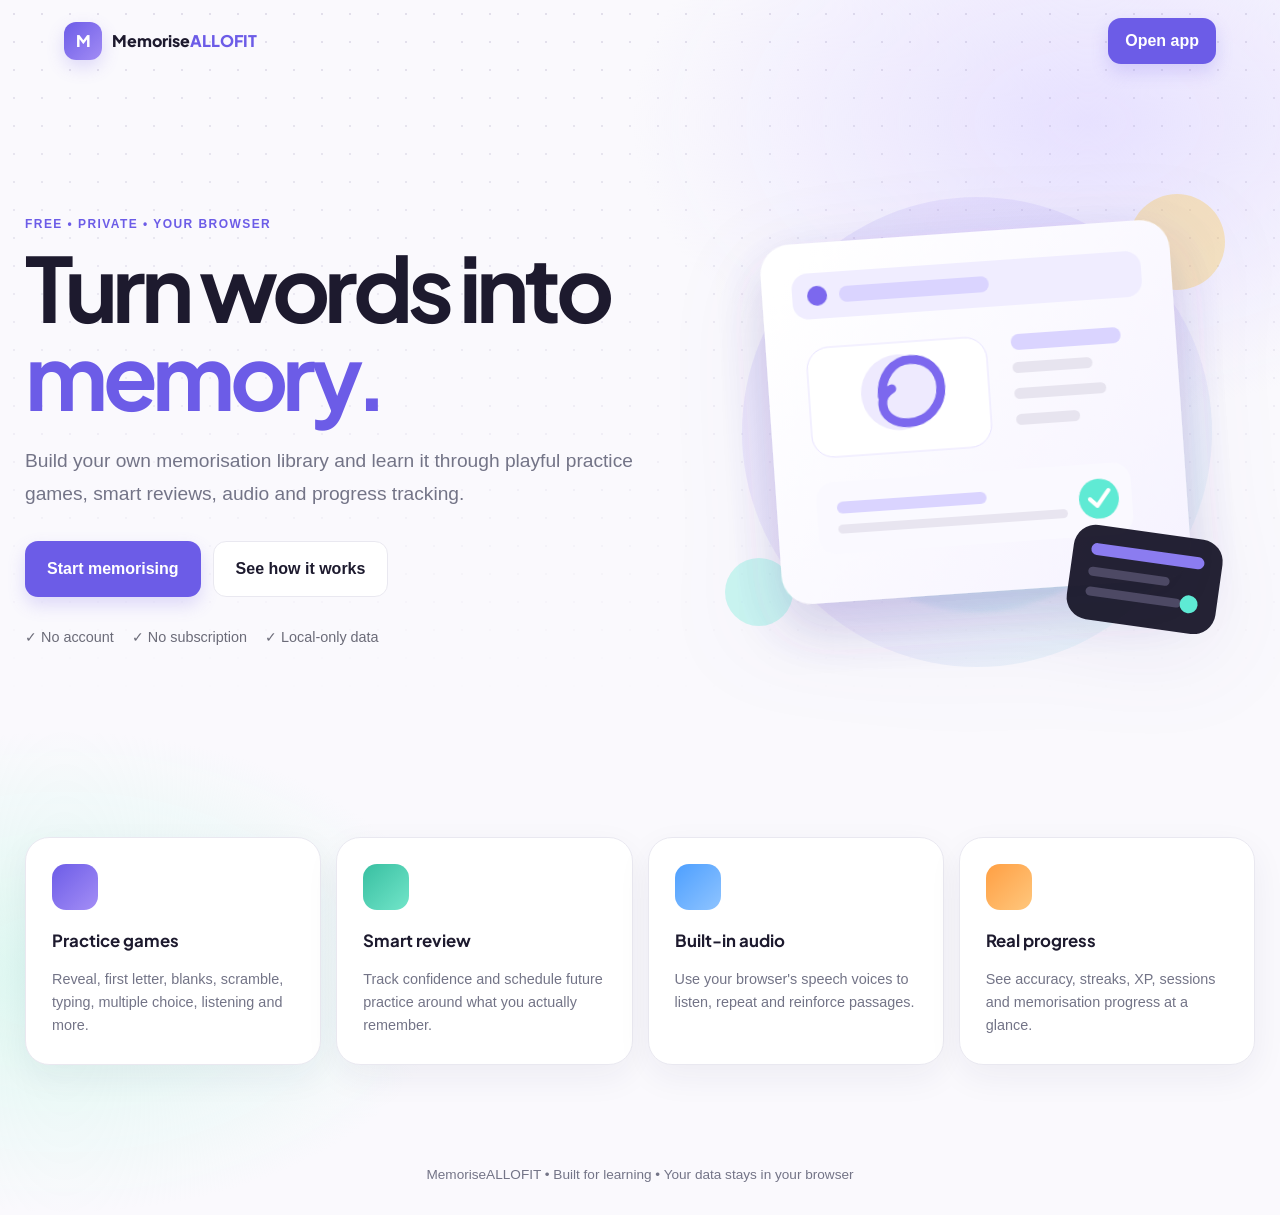
<file: index.html>
<!doctype html>
<html lang="en">
<head>
<meta charset="utf-8"><meta name="viewport" content="width=device-width,initial-scale=1,viewport-fit=cover">
<meta name="theme-color" content="#6c5ce7"><title>MemoriseALLOFIT</title>
<link rel="stylesheet" href="./styles.css">

<style id="malofit-emergency-style">
body{margin:0;background:#f8f7fc;color:#1d1a2e;font-family:Arial,sans-serif}
a{text-decoration:none}
</style>

</head>
<body class="landing">
<header class="topbar"><a class="brand" href="index.html"><span class="logo">M</span><span>Memorise<span>ALLOFIT</span></span></a><a class="btn btn-primary" href="app.html">Open app</a></header>
<main class="hero">
<section>
<div class="eyebrow">FREE • PRIVATE • YOUR BROWSER</div>
<h1>Turn words into<br><span>memory.</span></h1>
<p class="hero-copy">Build your own memorisation library and learn it through playful practice games, smart reviews, audio and progress tracking.</p>
<div class="hero-actions"><a class="btn btn-primary btn-lg" href="app.html">Start memorising</a><a class="btn btn-ghost btn-lg" href="app.html#demo">See how it works</a></div>
<div class="trust"><span>✓ No account</span><span>✓ No subscription</span><span>✓ Local-only data</span></div>
</section>
<section class="hero-card" aria-label="MemoriseALLOFIT preview"><img class="hero-illustration" src="assets/hero-illustration.svg" alt="" aria-hidden="true"><div class="mock-window">
<div class="mock-head"><span></span><span></span><span></span></div>
<div class="mock-content"><div class="mock-label">TODAY</div><h3>Keep your streak going</h3>
<div class="stat-row"><div><b>12</b><small>reviews</small></div><div><b>84%</b><small>accuracy</small></div><div><b>7</b><small>day streak</small></div></div>
<div class="progress"><i style="width:72%"></i></div><div class="mock-list"><div>First Letter <b>✓</b></div><div>Fill the Blank <b>→</b></div><div>Listen <b>→</b></div></div></div>
</div>
</section>
</main>
<section class="feature-grid" id="demo">
<div><strong>Practice games</strong><p>Reveal, first letter, blanks, scramble, typing, multiple choice, listening and more.</p></div>
<div><strong>Smart review</strong><p>Track confidence and schedule future practice around what you actually remember.</p></div>
<div><strong>Built-in audio</strong><p>Use your browser's speech voices to listen, repeat and reinforce passages.</p></div>
<div><strong>Real progress</strong><p>See accuracy, streaks, XP, sessions and memorisation progress at a glance.</p></div>
</section>
<footer>MemoriseALLOFIT • Built for learning • Your data stays in your browser</footer>
<script src="js/storage.js"></script>
<script src="js/app.js"></script>
</body></html>
</file>
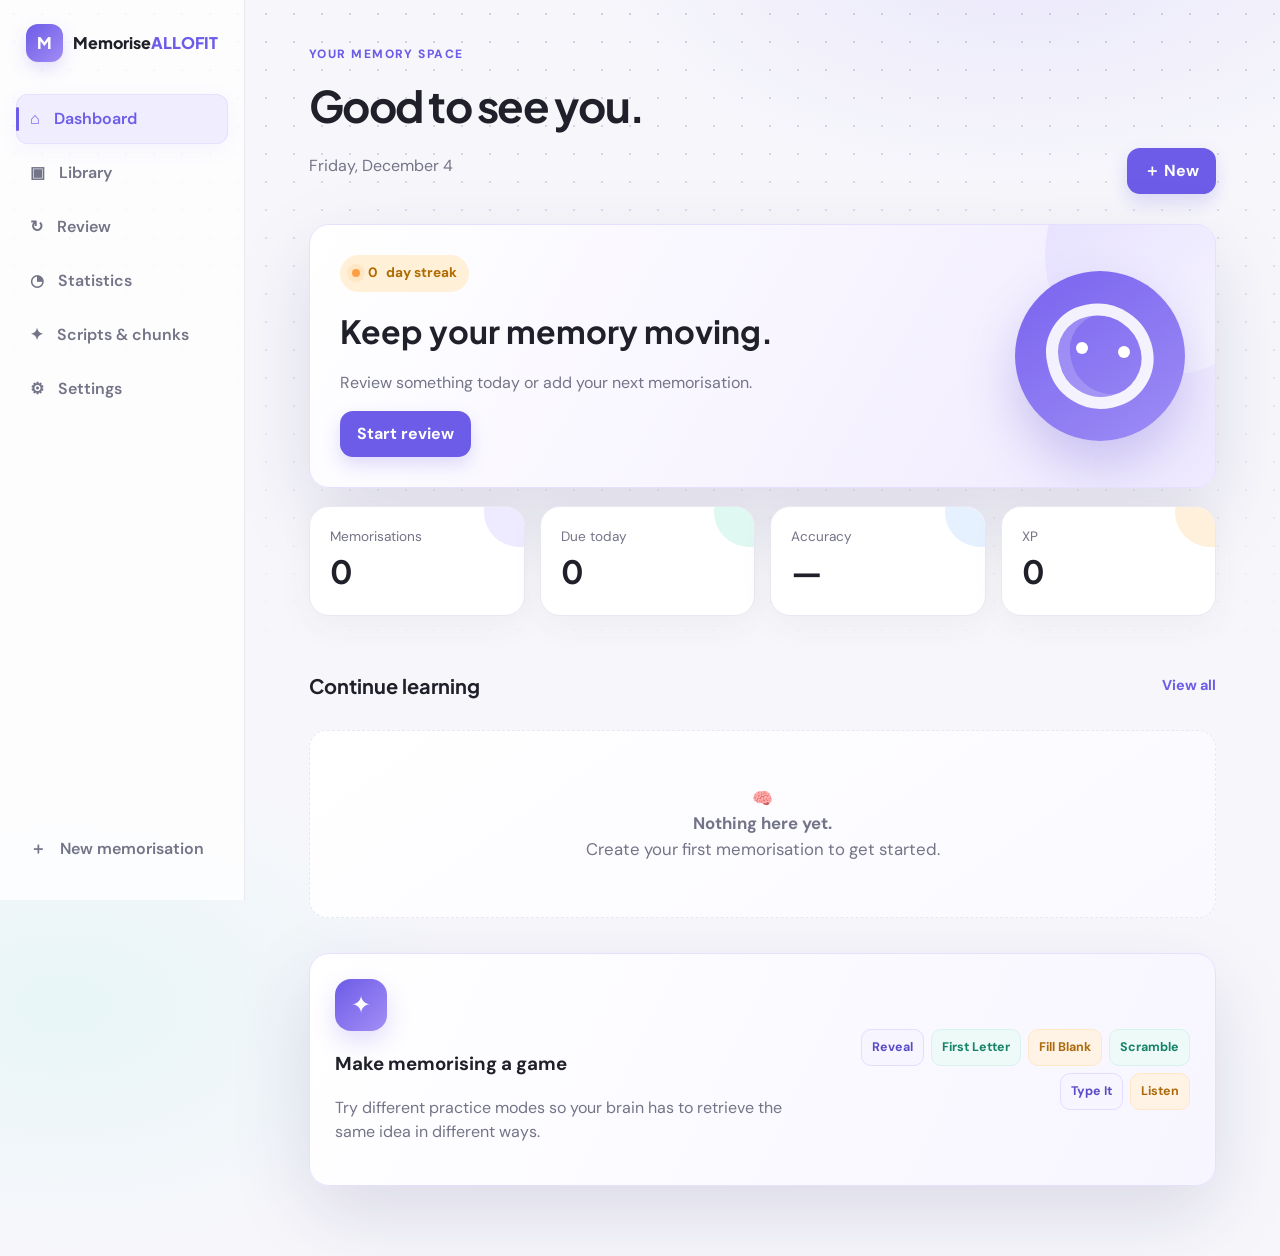
<file: app.html>
<!doctype html>
<html lang="en"><head><meta charset="utf-8"><meta name="viewport" content="width=device-width,initial-scale=1,viewport-fit=cover">
<meta name="theme-color" content="#6c5ce7"><title>Dashboard • MemoriseALLOFIT</title><link rel="stylesheet" href="./styles.css"></head>
<body>
<nav class="sidebar"><a class="brand" href="app.html"><span class="logo">M</span><span>Memorise<span>ALLOFIT</span></span></a>
<a class="nav active" href="app.html">⌂ <span data-i18n="Dashboard">Dashboard</span></a><a class="nav" href="library.html">▣ <span data-i18n="Library">Library</span></a><a class="nav" href="review.html">↻ <span data-i18n="Review">Review</span></a><a class="nav" href="statistics.html">◔ <span data-i18n="Statistics">Statistics</span></a><a class="nav" href="scripts.html">✦ <span>Scripts & chunks</span></a><a class="nav" href="settings.html">⚙ <span data-i18n="Settings">Settings</span></a>
<div class="sidebar-bottom"><a class="nav" href="memorize.html">＋ <span>New memorisation</span></a></div></nav>
<header class="mobile-top"><a class="brand" href="app.html"><span class="logo">M</span><span>Memorise<span>ALLOFIT</span></span></a><button class="icon-btn" id="mobileMenu">☰</button></header>
<main class="page"><div class="page-head"><div><p class="eyebrow">YOUR MEMORY SPACE</p><h1>Good to see you.</h1><p id="dateLine" class="muted"></p></div><a class="btn btn-primary" href="memorize.html">＋ New</a></div>
<section class="dashboard-hero card"><div><span class="pill"><span class="pill-dot"></span><span id="streak">0</span> day streak</span><h2>Keep your memory moving.</h2><p>Review something today or add your next memorisation.</p><a class="btn btn-primary" href="review.html">Start review</a></div><div class="hero-orb" aria-hidden="true"></div></section>
<div class="stat-grid"><div class="stat card"><span>Memorisations</span><b id="count">0</b></div><div class="stat card"><span>Due today</span><b id="due">0</b></div><div class="stat card"><span>Accuracy</span><b id="accuracy">—</b></div><div class="stat card"><span>XP</span><b id="xp">0</b></div></div>
<section><div class="section-head"><h2>Continue learning</h2><a href="library.html">View all</a></div><div id="recent" class="memory-grid"></div></section>
<section class="card quick"><div><span class="emoji" aria-hidden="true"></span><h3>Make memorising a game</h3><p>Try different practice modes so your brain has to retrieve the same idea in different ways.</p></div><div class="game-chips"><span>Reveal</span><span>First Letter</span><span>Fill Blank</span><span>Scramble</span><span>Type It</span><span>Listen</span></div></section>
</main>
<nav class="bottom-nav"><a class="active" href="app.html">⌂<span>Home</span></a><a href="library.html">▣<span data-i18n="Library">Library</span></a><a href="review.html">↻<span data-i18n="Review">Review</span></a><a href="statistics.html">◔<span>Stats</span></a><a href="settings.html">⚙<span>More</span></a></nav>
<script src="js/storage.js"></script><script src="js/app.js"></script></body></html>
</file>
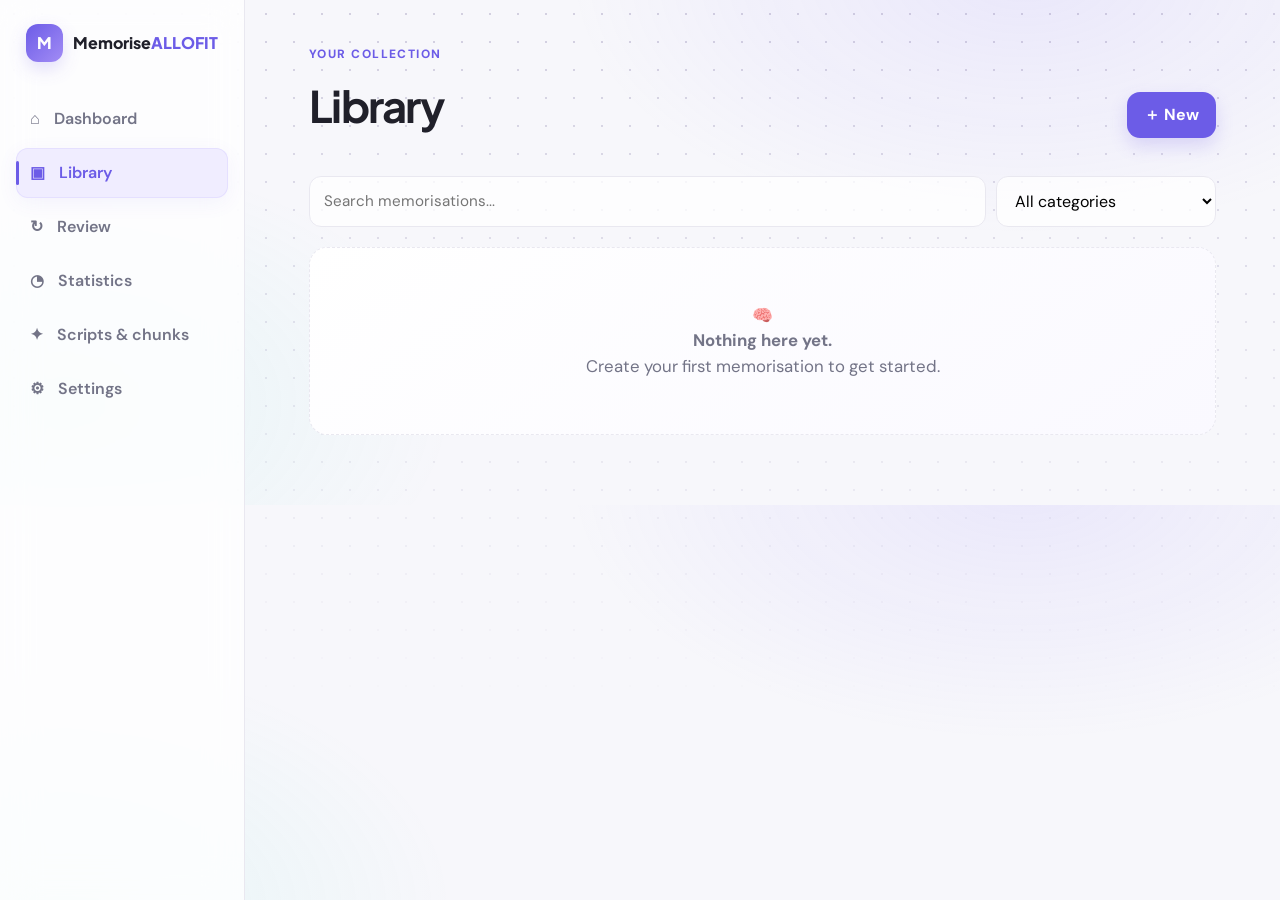
<file: edit.html>
<!doctype html><html lang="en"><head><meta charset="utf-8"><meta name="viewport" content="width=device-width,initial-scale=1,viewport-fit=cover"><title>Edit • MemoriseALLOFIT</title><link rel="stylesheet" href="./styles.css"></head><body><header class="mobile-top"><a class="brand" href="library.html"><span class="logo">M</span><span>Memorise<span>ALLOFIT</span></span></a></header><main class="page narrow"><div class="page-head"><div><p class="eyebrow">EDIT</p><h1>Edit memorisation</h1></div></div><form id="editForm" class="card form-card"><label>Title<input id="title" required></label><label>Category<select id="category"><option>School</option><option>Speech</option><option>Language</option><option>Script</option><option>Personal</option><option>Other</option></select></label><label>Text<textarea id="text" rows="14" required></textarea></label><div class="form-row"><label>Target date<input id="deadline" type="date"></label><label>Colour<select id="colour"><option value="violet">Violet</option><option value="blue">Blue</option><option value="green">Green</option><option value="orange">Orange</option><option value="pink">Pink</option></select></label></div><div class="form-actions"><a class="btn btn-ghost" href="library.html">Cancel</a><button class="btn btn-primary">Save changes</button></div></form></main><script src="js/storage.js"></script><script>const id=new URLSearchParams(location.search).get("id"),m=getMemory(id);if(!m)location.href="library.html";else{title.value=m.title;text.value=m.text;category.value=m.category;deadline.value=m.deadline;colour.value=m.colour;editForm.onsubmit=e=>{e.preventDefault();updateMemory(id,{title:title.value.trim(),text:text.value.trim(),category:category.value,deadline:deadline.value,colour:colour.value});location.href="library.html"}}</script></body></html>
</file>
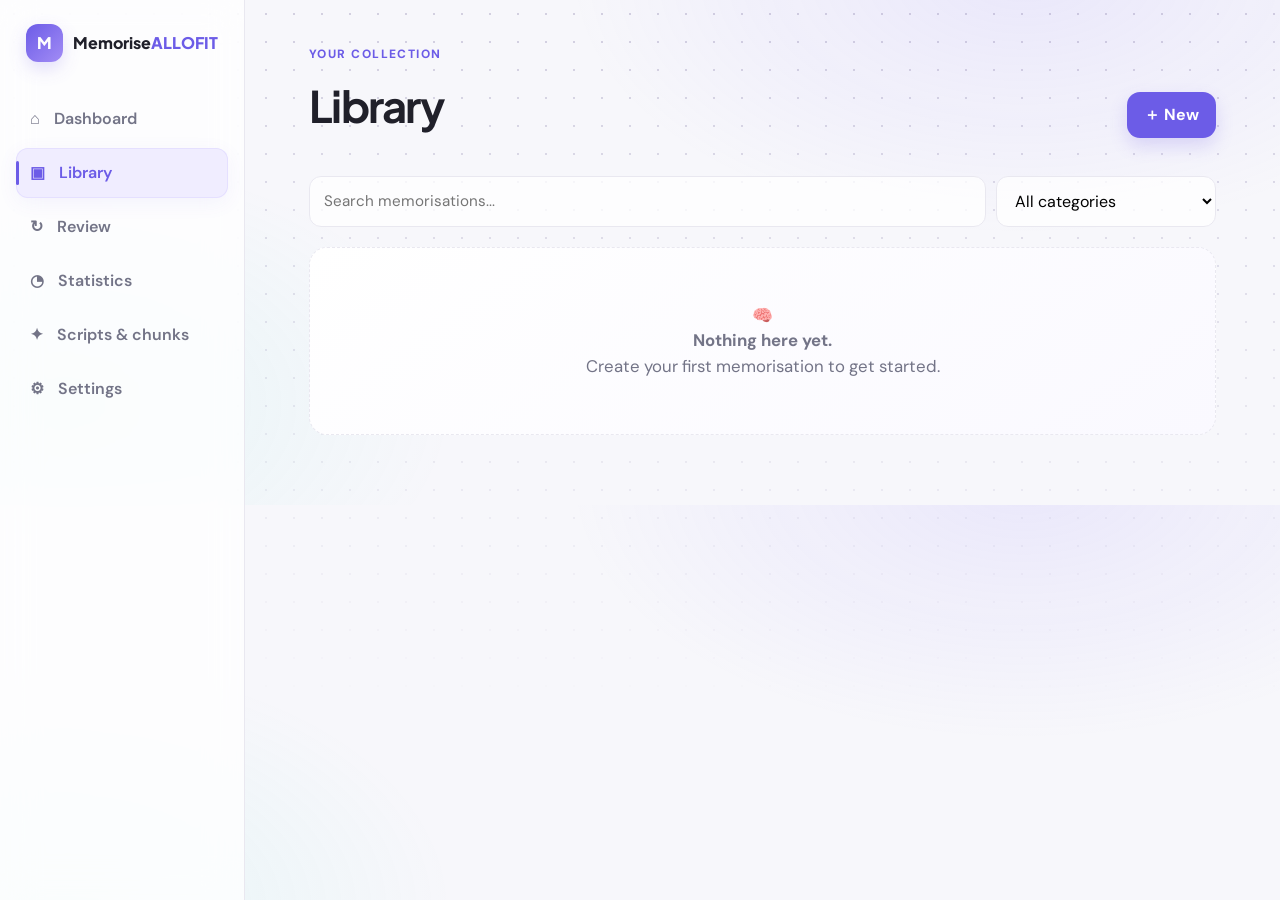
<file: game.html>
<!doctype html><html lang="en"><head><meta charset="utf-8"><meta name="viewport" content="width=device-width,initial-scale=1,viewport-fit=cover"><title>Practice • MemoriseALLOFIT</title><link rel="stylesheet" href="./styles.css"></head><body class="game-page">
<header class="game-top"><a href="library.html" class="icon-btn">←</a><div><b id="gameTitle">Practice</b><small id="gameProgress">1 / 1</small></div><button id="speak" class="icon-btn">🔊</button></header>
<main class="game-wrap"><div id="game"></div></main><footer class="game-footer"><button id="again" class="rating bad">Again</button><button id="hard" class="rating hard">Hard</button><button id="good" class="rating good">Good</button><button id="easy" class="rating easy">Easy</button></footer>
<script src="js/storage.js"></script><script src="js/games/engine.js"></script></body></html>
</file>
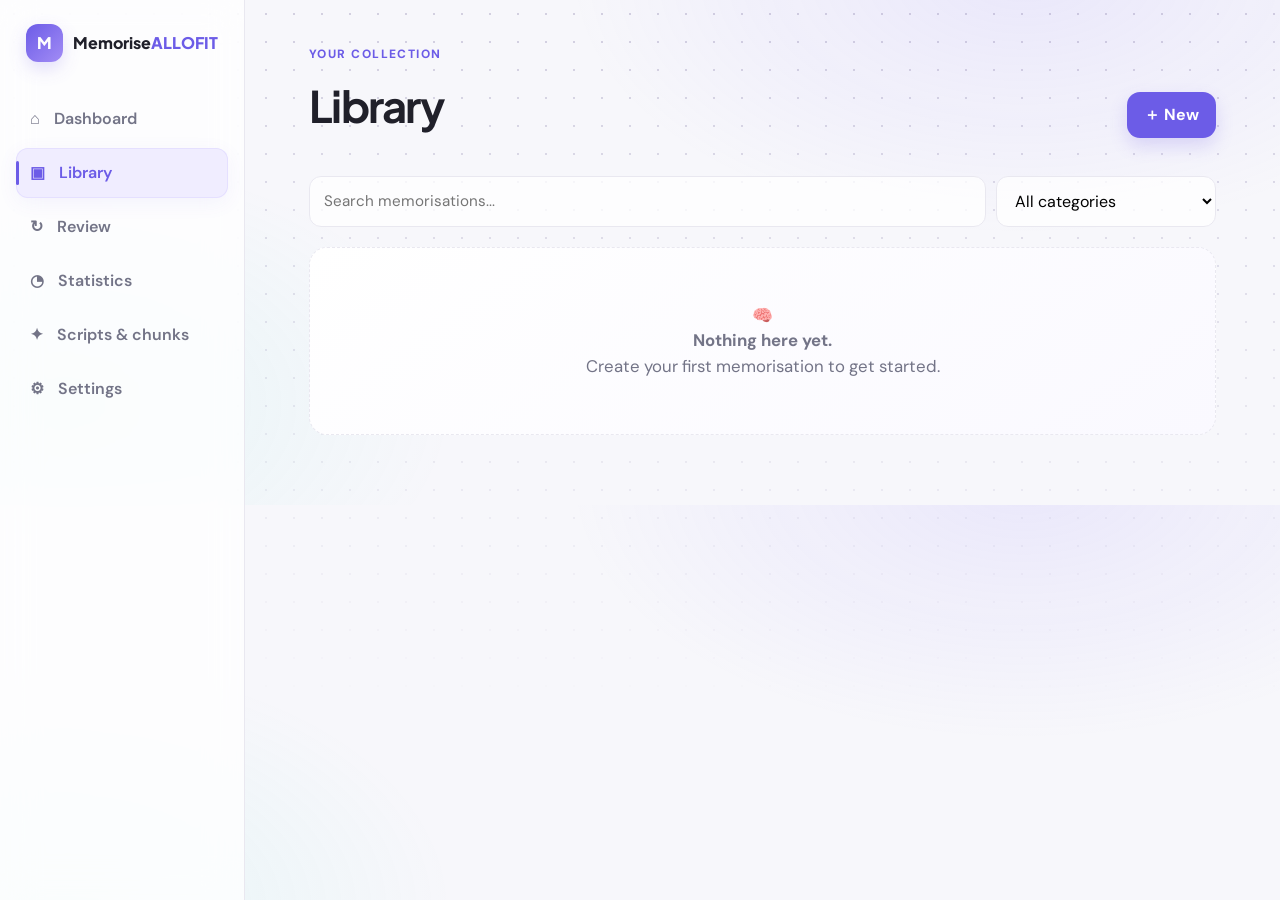
<file: library.html>
<!doctype html><html lang="en"><head><meta charset="utf-8"><meta name="viewport" content="width=device-width,initial-scale=1,viewport-fit=cover"><title>Library • MemoriseALLOFIT</title><link rel="stylesheet" href="./styles.css"></head><body>
<nav class="sidebar"><a class="brand" href="app.html"><span class="logo">M</span><span>Memorise<span>ALLOFIT</span></span></a><a class="nav" href="app.html">⌂ <span data-i18n="Dashboard">Dashboard</span></a><a class="nav active" href="library.html">▣ <span data-i18n="Library">Library</span></a><a class="nav" href="review.html">↻ <span data-i18n="Review">Review</span></a><a class="nav" href="statistics.html">◔ <span data-i18n="Statistics">Statistics</span></a><a class="nav" href="scripts.html">✦ <span>Scripts & chunks</span></a><a class="nav" href="settings.html">⚙ <span data-i18n="Settings">Settings</span></a></nav>
<header class="mobile-top"><a class="brand" href="app.html"><span class="logo">M</span><span>Memorise<span>ALLOFIT</span></span></a></header>
<main class="page"><div class="page-head"><div><p class="eyebrow">YOUR COLLECTION</p><h1>Library</h1></div><a class="btn btn-primary" href="memorize.html">＋ New</a></div><div class="toolbar"><input id="search" class="search" placeholder="Search memorisations..."><select id="filter"><option value="all">All categories</option><option>School</option><option>Speech</option><option>Language</option><option>Script</option><option>Personal</option><option>Other</option></select></div><div id="library" class="memory-grid"></div></main><nav class="bottom-nav"><a href="app.html">⌂<span>Home</span></a><a class="active" href="library.html">▣<span data-i18n="Library">Library</span></a><a href="review.html">↻<span data-i18n="Review">Review</span></a><a href="statistics.html">◔<span>Stats</span></a><a href="settings.html">⚙<span>More</span></a></nav>
<script src="js/storage.js"></script><script src="js/app.js"></script></body></html>
</file>
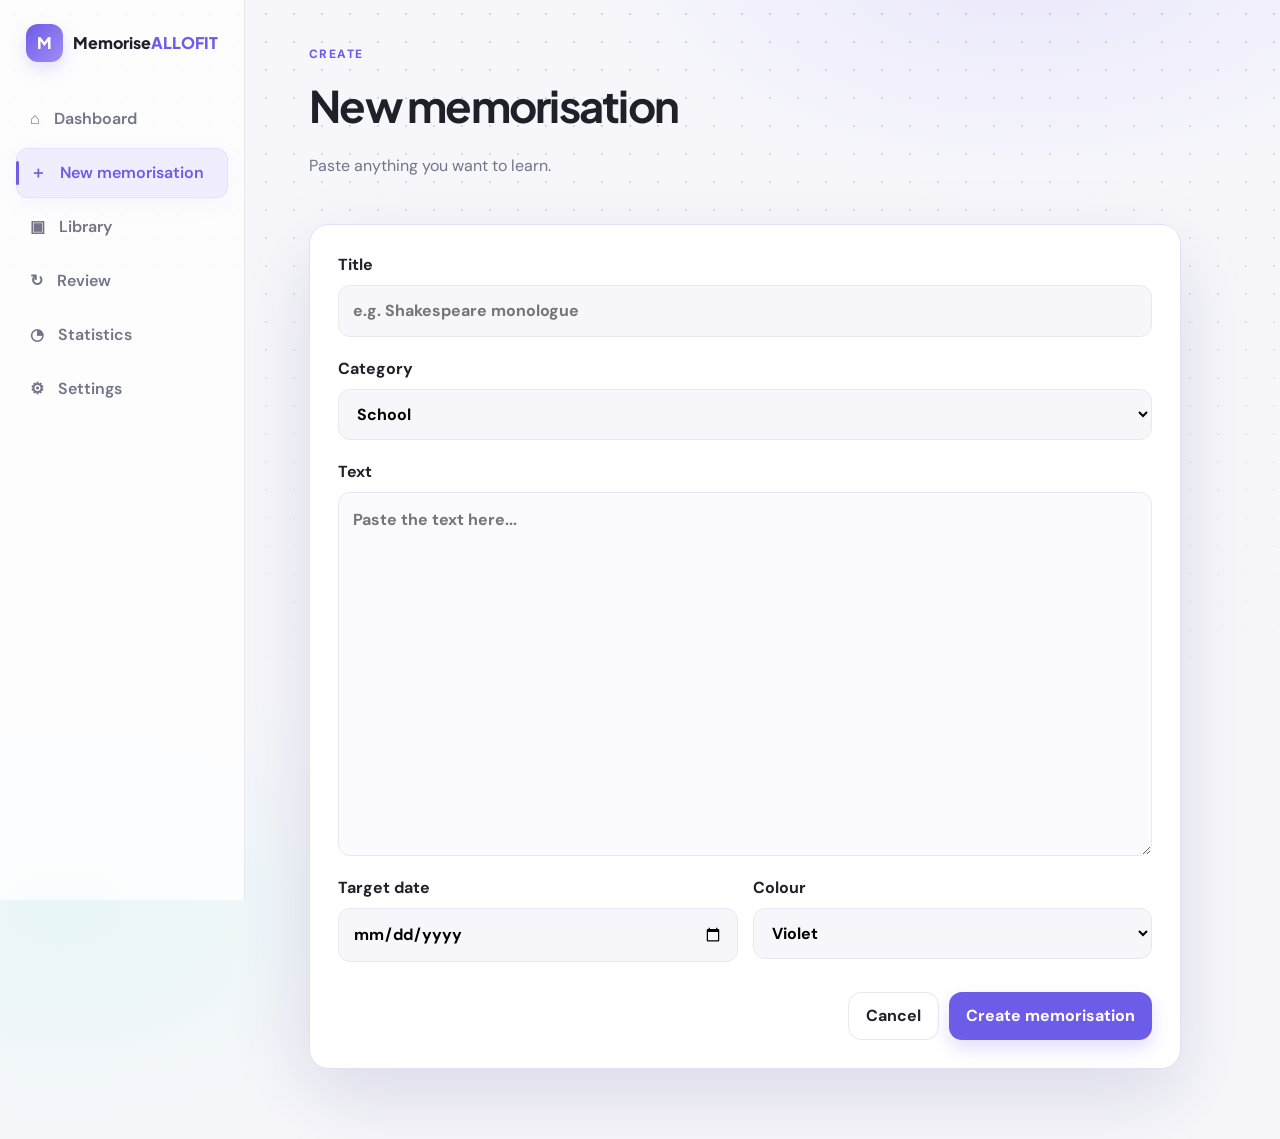
<file: memorize.html>
<!doctype html><html lang="en"><head><meta charset="utf-8"><meta name="viewport" content="width=device-width,initial-scale=1,viewport-fit=cover"><title>New memorisation • MemoriseALLOFIT</title><link rel="stylesheet" href="./styles.css"></head>
<body><nav class="sidebar"> <a class="brand" href="app.html"><span class="logo">M</span><span>Memorise<span>ALLOFIT</span></span></a><a class="nav" href="app.html">⌂ <span data-i18n="Dashboard">Dashboard</span></a><a class="nav active" href="memorize.html">＋ <span>New memorisation</span></a><a class="nav" href="library.html">▣ <span data-i18n="Library">Library</span></a><a class="nav" href="review.html">↻ <span data-i18n="Review">Review</span></a><a class="nav" href="statistics.html">◔ <span data-i18n="Statistics">Statistics</span></a><a class="nav" href="settings.html">⚙ <span data-i18n="Settings">Settings</span></a></nav>
<header class="mobile-top"><a class="brand" href="app.html"><span class="logo">M</span><span>Memorise<span>ALLOFIT</span></span></a></header>
<main class="page narrow"><div class="page-head"><div><p class="eyebrow">CREATE</p><h1>New memorisation</h1><p class="muted">Paste anything you want to learn.</p></div></div>
<form id="memoryForm" class="card form-card"><label>Title<input id="title" required placeholder="e.g. Shakespeare monologue"></label><label>Category<select id="category"><option>School</option><option>Speech</option><option>Language</option><option>Script</option><option>Personal</option><option>Other</option></select></label><label>Text<textarea id="text" required rows="12" placeholder="Paste the text here..."></textarea></label><div class="form-row"><label>Target date<input id="deadline" type="date"></label><label>Colour<select id="colour"><option value="violet">Violet</option><option value="blue">Blue</option><option value="green">Green</option><option value="orange">Orange</option><option value="pink">Pink</option></select></label></div><div class="form-actions"><a class="btn btn-ghost" href="app.html">Cancel</a><button class="btn btn-primary" type="submit">Create memorisation</button></div></form></main><nav class="bottom-nav"><a href="app.html">⌂<span>Home</span></a><a href="library.html">▣<span data-i18n="Library">Library</span></a><a href="review.html">↻<span data-i18n="Review">Review</span></a><a href="statistics.html">◔<span>Stats</span></a><a href="settings.html">⚙<span>More</span></a></nav>
<script src="js/storage.js"></script><script src="js/app.js"></script></body></html>
</file>
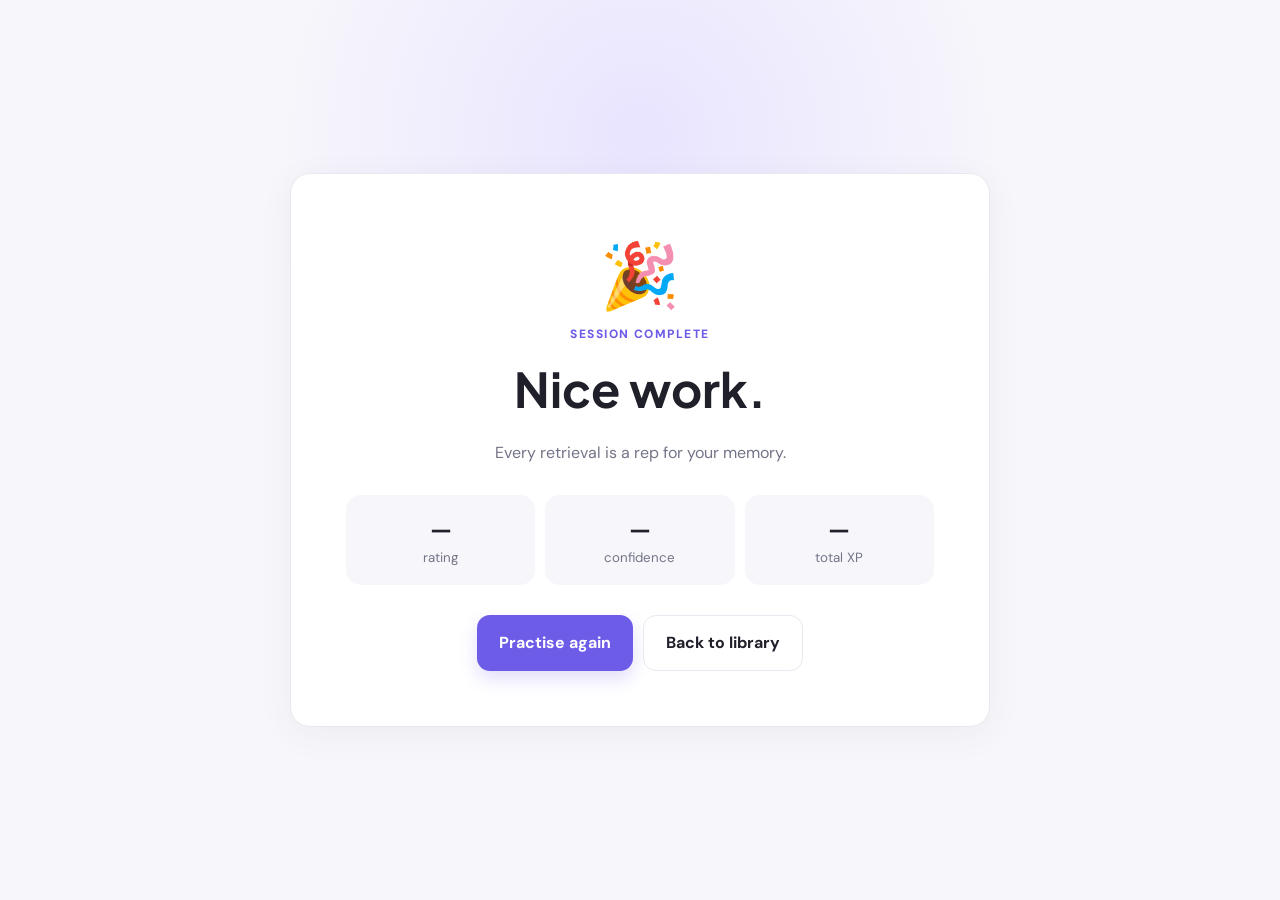
<file: results.html>
<!doctype html><html lang="en"><head><meta charset="utf-8"><meta name="viewport" content="width=device-width,initial-scale=1,viewport-fit=cover"><title>Results • MemoriseALLOFIT</title><link rel="stylesheet" href="./styles.css"></head><body><main class="result-page"><div class="result-card card"><div class="result-emoji">🎉</div><p class="eyebrow">SESSION COMPLETE</p><h1>Nice work.</h1><p class="muted">Every retrieval is a rep for your memory.</p><div class="result-stats"><div><b id="quality">—</b><small>rating</small></div><div><b id="confidence">—</b><small>confidence</small></div><div><b id="xp">—</b><small>total XP</small></div></div><div class="result-actions"><a id="again" class="btn btn-primary btn-lg">Practise again</a><a class="btn btn-ghost btn-lg" href="library.html">Back to library</a></div></div></main><script src="js/storage.js"></script><script>const p=new URLSearchParams(location.search),m=getMemory(p.get("id")),d=loadDB(),q=+p.get("quality")||3;if(m){document.querySelector("#confidence").textContent=(m.confidence||0)+"%";document.querySelector("#quality").textContent=["","Again","Hard","Good","Easy"][q];document.querySelector("#xp").textContent=d.stats.xp;document.querySelector("#again").href=`game.html?id=${m.id}&mode=${p.get("mode")||"choose"}`}</script></body></html>
</file>
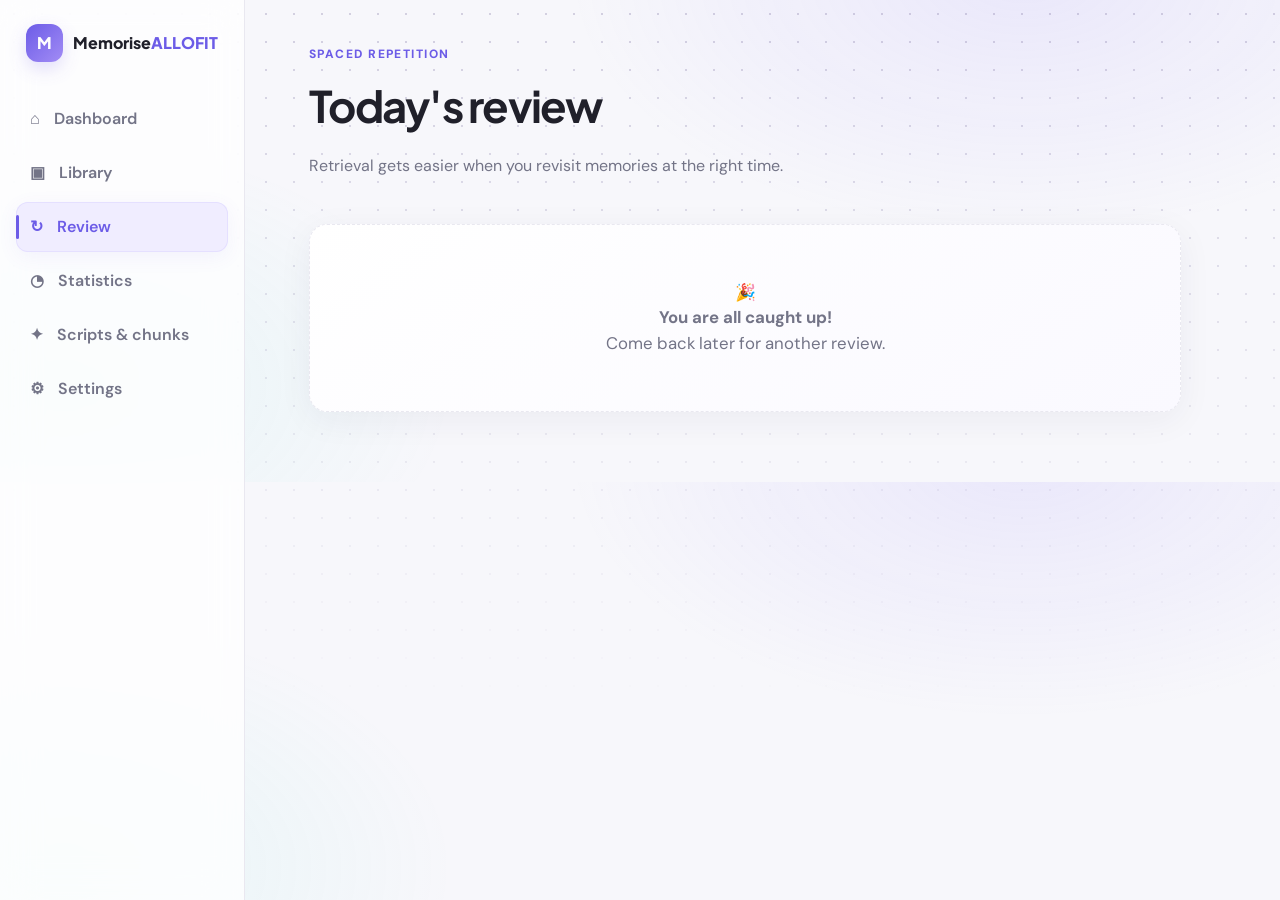
<file: review.html>
<!doctype html><html lang="en"><head><meta charset="utf-8"><meta name="viewport" content="width=device-width,initial-scale=1,viewport-fit=cover"><title>Review • MemoriseALLOFIT</title><link rel="stylesheet" href="./styles.css"></head><body>
<nav class="sidebar"><a class="brand" href="app.html"><span class="logo">M</span><span>Memorise<span>ALLOFIT</span></span></a><a class="nav" href="app.html">⌂ <span data-i18n="Dashboard">Dashboard</span></a><a class="nav" href="library.html">▣ <span data-i18n="Library">Library</span></a><a class="nav active" href="review.html">↻ <span data-i18n="Review">Review</span></a><a class="nav" href="statistics.html">◔ <span data-i18n="Statistics">Statistics</span></a><a class="nav" href="scripts.html">✦ <span>Scripts & chunks</span></a><a class="nav" href="settings.html">⚙ <span data-i18n="Settings">Settings</span></a></nav>
<header class="mobile-top"><a class="brand" href="app.html"><span class="logo">M</span><span>Memorise<span>ALLOFIT</span></span></a></header>
<main class="page narrow"><div class="page-head"><div><p class="eyebrow">SPACED REPETITION</p><h1>Today's review</h1><p class="muted">Retrieval gets easier when you revisit memories at the right time.</p></div></div><div id="reviewList"></div></main><nav class="bottom-nav"><a href="app.html">⌂<span>Home</span></a><a href="library.html">▣<span data-i18n="Library">Library</span></a><a class="active" href="review.html">↻<span data-i18n="Review">Review</span></a><a href="statistics.html">◔<span>Stats</span></a><a href="settings.html">⚙<span>More</span></a></nav>
<script src="js/storage.js"></script><script src="js/app.js"></script></body></html>
</file>
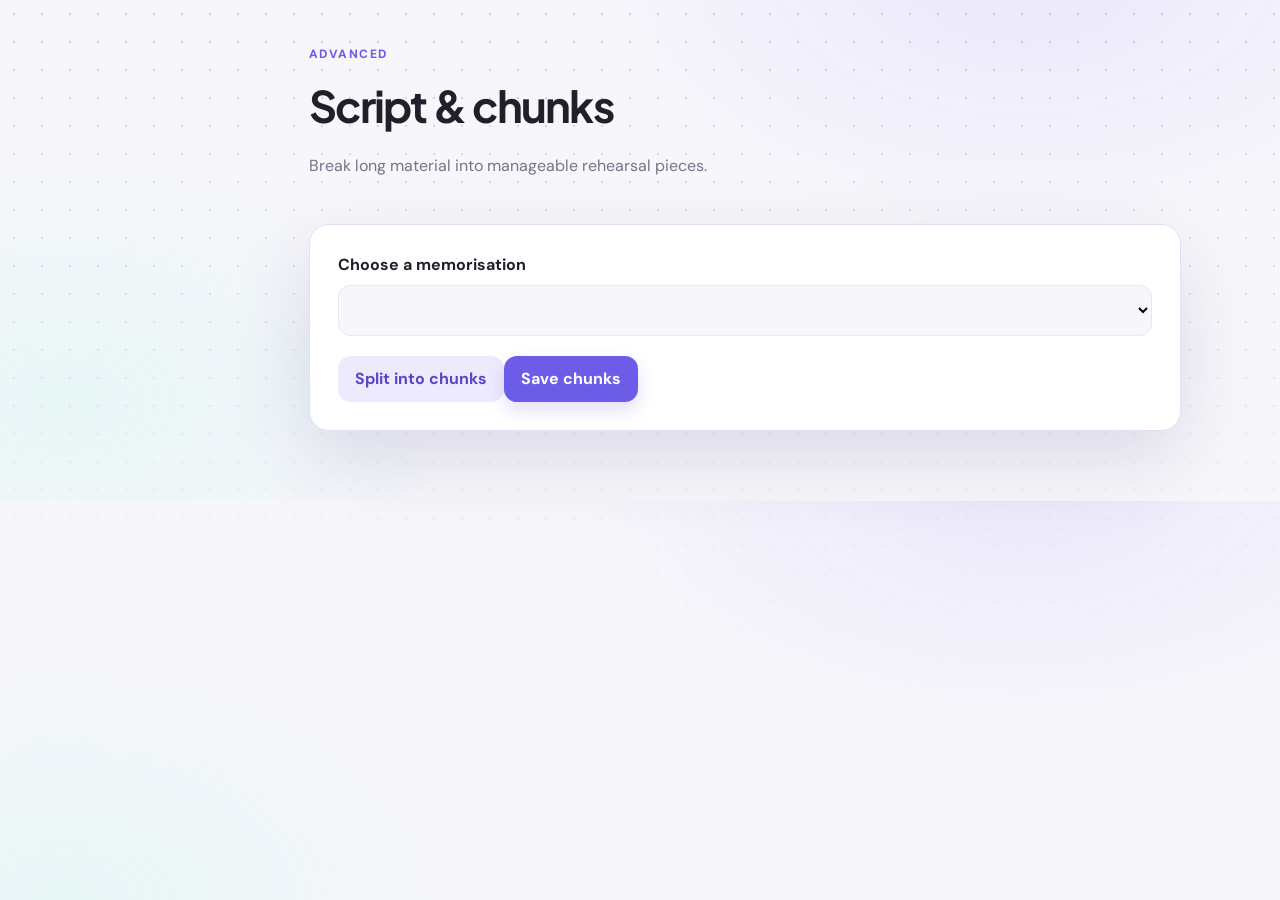
<file: scripts.html>
<!doctype html><html lang="en"><head><meta charset="utf-8"><meta name="viewport" content="width=device-width,initial-scale=1,viewport-fit=cover"><title>Scripts • MemoriseALLOFIT</title><link rel="stylesheet" href="./styles.css"></head><body><header class="mobile-top"><a class="brand" href="app.html"><span class="logo">M</span><span>Memorise<span>ALLOFIT</span></span></a></header><main class="page narrow"><div class="page-head"><div><p class="eyebrow">ADVANCED</p><h1>Script & chunks</h1><p class="muted">Break long material into manageable rehearsal pieces.</p></div></div><section class="card form-card"><label>Choose a memorisation<select id="memory"></select></label><div id="chunks"></div><button id="split" class="btn btn-secondary">Split into chunks</button><button id="save" class="btn btn-primary">Save chunks</button></section></main><script src="js/storage.js"></script><script>const sel=document.querySelector("#memory"),db=loadDB();sel.innerHTML=db.memories.map(m=>`<option value="${m.id}">${m.title}</option>`).join("");function draw(){const m=getMemory(sel.value);if(!m)return;document.querySelector("#chunks").innerHTML=(m.chunks||m.text.split(/\\n+/)).map((x,i)=>`<label>Chunk ${i+1}<textarea class="chunk-input" rows="4">${x}</textarea></label>`).join("")}sel.onchange=draw;document.querySelector("#split").onclick=()=>{document.querySelectorAll(".chunk-input").forEach(x=>{});const m=getMemory(sel.value),words=m.text.split(/\\s+/),size=Math.max(30,Math.ceil(words.length/5));m.chunks=[];for(let i=0;i<words.length;i+=size)m.chunks.push(words.slice(i,i+size).join(" "));draw()};document.querySelector("#save").onclick=()=>{updateMemory(sel.value,{chunks:[...document.querySelectorAll(".chunk-input")].map(x=>x.value.trim()).filter(Boolean)});alert("Chunks saved.")};draw()</script></body></html>
</file>
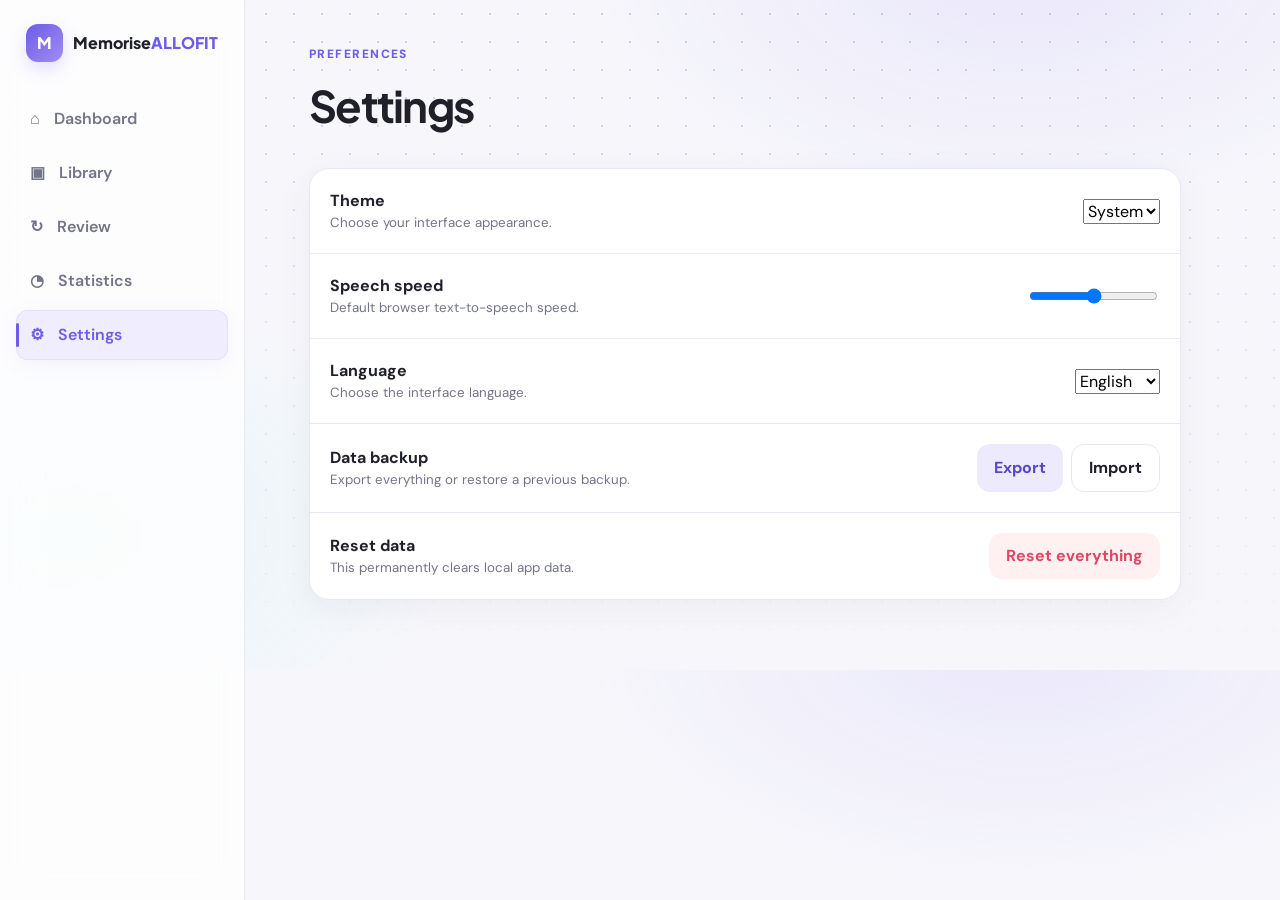
<file: settings.html>
<!doctype html><html lang="en"><head><meta charset="utf-8"><meta name="viewport" content="width=device-width,initial-scale=1,viewport-fit=cover"><title>Settings • MemoriseALLOFIT</title><link rel="stylesheet" href="./styles.css"></head><body>
<nav class="sidebar"><a class="brand" href="app.html"><span class="logo">M</span><span>Memorise<span>ALLOFIT</span></span></a><a class="nav" href="app.html">⌂ <span>Dashboard</span></a><a class="nav" href="library.html">▣ <span>Library</span></a><a class="nav" href="review.html">↻ <span>Review</span></a><a class="nav" href="statistics.html">◔ <span>Statistics</span></a><a class="nav active" href="settings.html">⚙ <span>Settings</span></a></nav>
<header class="mobile-top"><a class="brand" href="app.html"><span class="logo">M</span><span>Memorise<span>ALLOFIT</span></span></a></header>
<main class="page narrow"><div class="page-head"><div><p class="eyebrow" data-i18n="Preferences">PREFERENCES</p><h1 data-i18n="Settings">Settings</h1></div></div>
<section class="card settings-list"><div><div><b data-i18n="theme">Theme</b><small>Choose your interface appearance.</small></div><select id="theme" aria-label="Theme"><option value="system">System</option><option value="light">Light</option><option value="dark">Dark</option></select></div>
<div><div><b>Speech speed</b><small>Default browser text-to-speech speed.</small></div><input id="speed" type="range" min=".5" max="1.5" step=".1"></div>
<div><div><b data-i18n="language">Language</b><small>Choose the interface language.</small></div><select id="language"><option value="en">English</option><option value="es">Español</option><option value="fr">Français</option><option value="de">Deutsch</option><option value="ja">日本語</option></select></div><div><div><b>Data backup</b><small>Export everything or restore a previous backup.</small></div><div class="inline-actions"><button id="export" class="btn btn-secondary">Export</button><label class="btn btn-ghost">Import<input id="import" type="file" accept=".json" hidden></label></div></div>
<div><div><b>Reset data</b><small>This permanently clears local app data.</small></div><button id="reset" class="btn btn-danger">Reset everything</button></div></section></main><nav class="bottom-nav"><a href="app.html">⌂<span>Home</span></a><a href="library.html">▣<span>Library</span></a><a href="review.html">↻<span>Review</span></a><a href="statistics.html">◔<span>Stats</span></a><a class="active" href="settings.html">⚙<span>More</span></a></nav>
<script src="js/storage.js"></script><script src="js/app.js"></script></body></html>
</file>
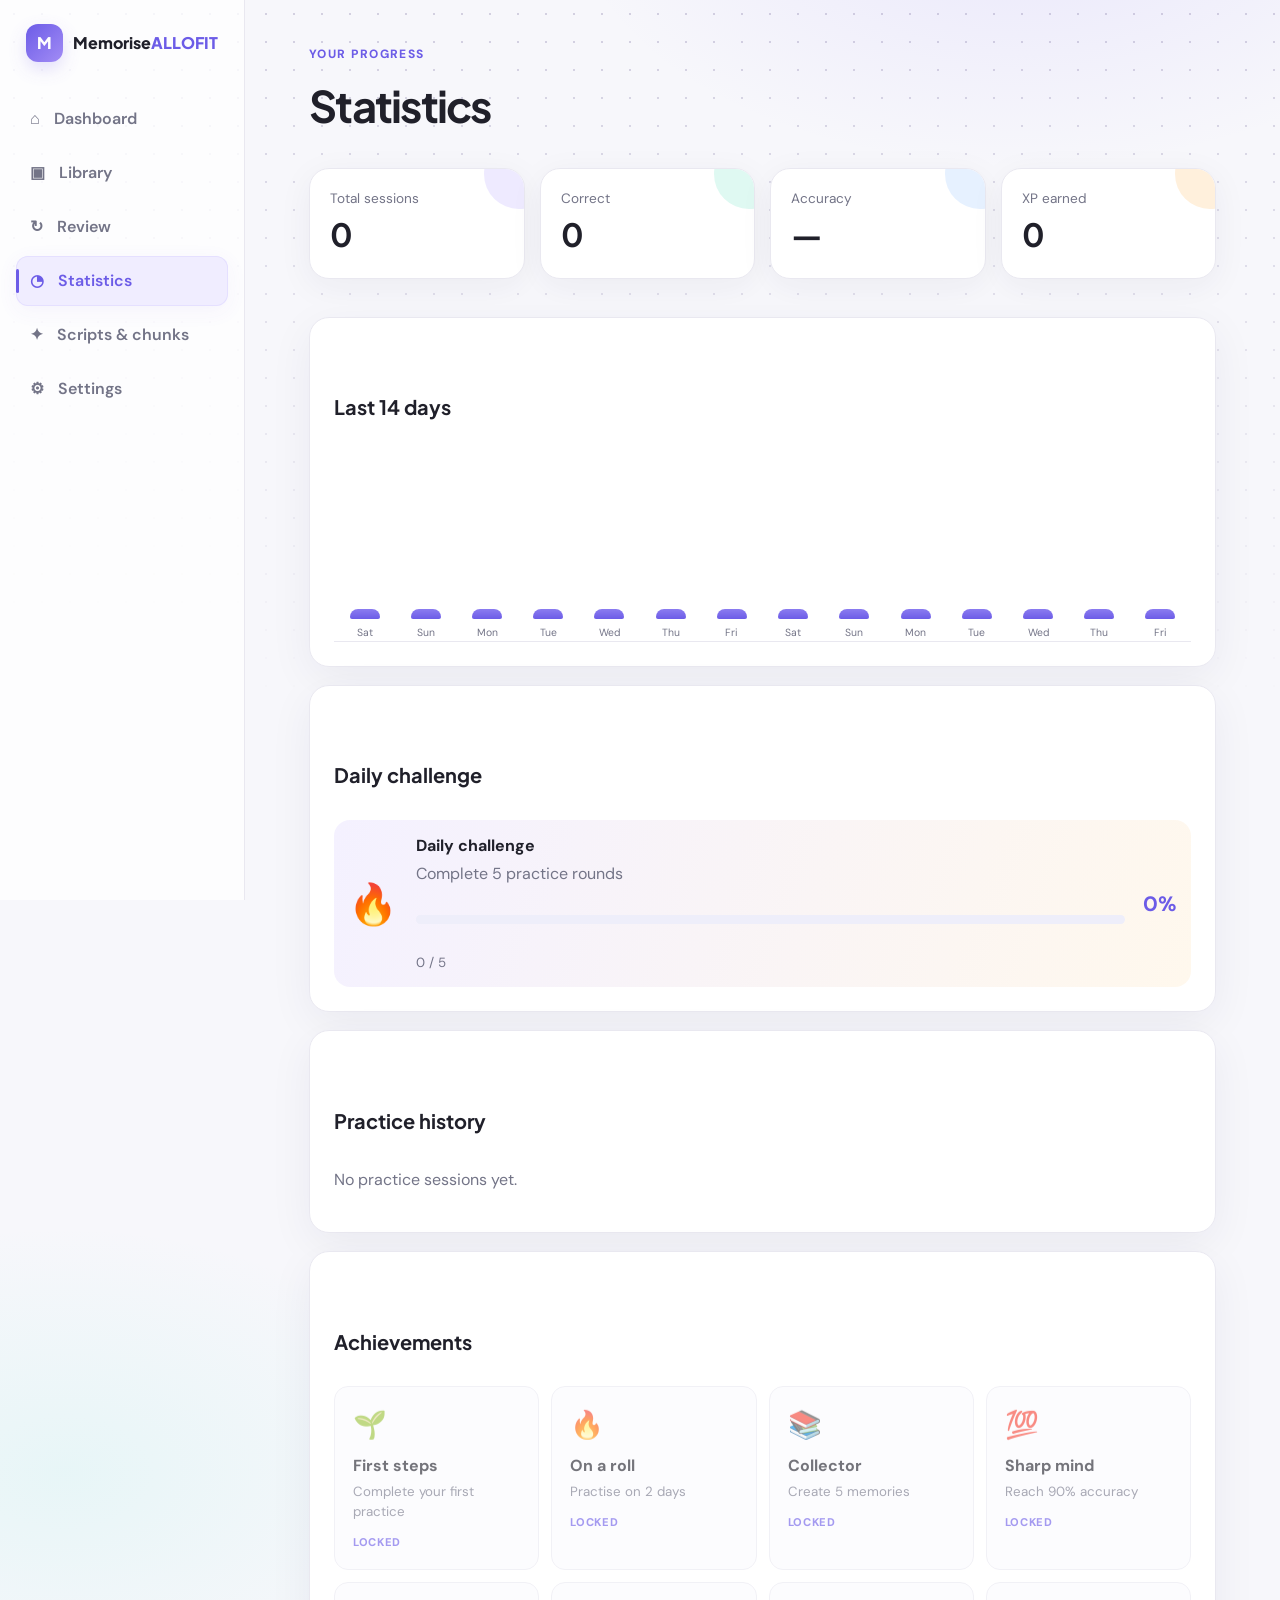
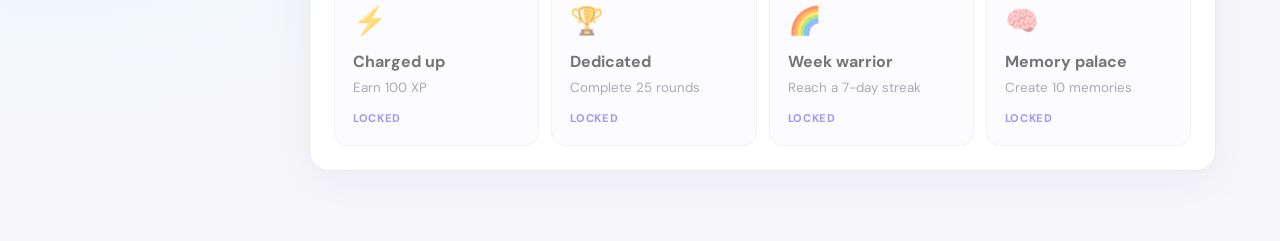
<file: statistics.html>
<!doctype html><html lang="en"><head><meta charset="utf-8"><meta name="viewport" content="width=device-width,initial-scale=1,viewport-fit=cover"><title>Statistics • MemoriseALLOFIT</title><link rel="stylesheet" href="./styles.css"></head><body>
<nav class="sidebar"><a class="brand" href="app.html"><span class="logo">M</span><span>Memorise<span>ALLOFIT</span></span></a><a class="nav" href="app.html">⌂ <span data-i18n="Dashboard">Dashboard</span></a><a class="nav" href="library.html">▣ <span data-i18n="Library">Library</span></a><a class="nav" href="review.html">↻ <span data-i18n="Review">Review</span></a><a class="nav active" href="statistics.html">◔ <span data-i18n="Statistics">Statistics</span></a><a class="nav" href="scripts.html">✦ <span data-i18n="Scripts & chunks">Scripts & chunks</span></a><a class="nav" href="settings.html">⚙ <span data-i18n="Settings">Settings</span></a></nav>
<header class="mobile-top"><a class="brand" href="app.html"><span class="logo">M</span><span>Memorise<span>ALLOFIT</span></span></a></header>
<main class="page"><div class="page-head"><div><p class="eyebrow" data-i18n="YourProgress">YOUR PROGRESS</p><h1 data-i18n="Statistics">Statistics</h1></div></div>
<div class="stat-grid"><div class="stat card"><span>Total sessions</span><b id="sessions">0</b></div><div class="stat card"><span>Correct</span><b id="correct">0</b></div><div class="stat card"><span>Accuracy</span><b id="statAccuracy">—</b></div><div class="stat card"><span>XP earned</span><b id="statXP">0</b></div></div>
<section class="card stats-section"><div class="section-head"><h2>Last 14 days</h2></div><div id="activityChart" class="activity-chart"></div></section>
<section class="card stats-section"><div class="section-head"><h2>Daily challenge</h2></div><div id="challenge" class="challenge-card"></div></section>
<section class="card stats-section"><div class="section-head"><h2>Practice history</h2></div><div id="history"></div></section>
<section class="card stats-section"><div class="section-head"><h2>Achievements</h2></div><div id="achievements" class="achievement-grid"></div></section>
</main><nav class="bottom-nav"><a href="app.html">⌂<span data-i18n="Home">Home</span></a><a href="library.html">▣<span data-i18n="Library">Library</span></a><a href="review.html">↻<span data-i18n="Review">Review</span></a><a class="active" href="statistics.html">◔<span data-i18n="Stats">Stats</span></a><a href="settings.html">⚙<span data-i18n="More">More</span></a></nav>
<script src="js/storage.js"></script><script src="js/app.js"></script></body></html>
</file>
<file: styles.css>
@import url('https://fonts.googleapis.com/css2?family=DM+Sans:wght@400;500;600;700;800&family=Plus+Jakarta+Sans:wght@600;700;800&display=swap');
:root{--bg:#f7f7fb;--surface:#fff;--text:#20202a;--muted:#737487;--line:#e9e8f0;--primary:#6c5ce7;--primary2:#8b7cf0;--green:#26b879;--orange:#ff9f43;--pink:#ff6b9d;--blue:#4d9fff;--shadow:0 12px 35px #2723420d;--radius:20px}
*{box-sizing:border-box}html{scroll-behavior:smooth}body{margin:0;background:var(--bg);color:var(--text);font-family:"DM Sans",sans-serif;line-height:1.5}a{text-decoration:none;color:inherit}button,input,textarea,select{font:inherit}button{cursor:pointer}.brand{display:flex;align-items:center;gap:10px;font-family:"Plus Jakarta Sans";font-weight:800}.brand>span:last-child>span{color:var(--primary)}.logo{display:grid;place-items:center;width:38px;height:38px;border-radius:12px;background:linear-gradient(135deg,var(--primary),#a28cf5);color:white;box-shadow:0 7px 18px #6c5ce733}.topbar{height:74px;padding:0 5vw;display:flex;align-items:center;justify-content:space-between;background:transparent}.btn{border:0;border-radius:13px;padding:11px 17px;font-weight:700;display:inline-flex;align-items:center;justify-content:center;gap:7px;transition:.2s transform,.2s box-shadow}.btn:hover{transform:translateY(-2px)}.btn-primary{background:var(--primary);color:#fff;box-shadow:0 8px 18px #6c5ce733}.btn-secondary{background:#eeeafd;color:#5647c7}.btn-ghost{background:var(--surface);border:1px solid var(--line)}.btn-danger{background:#fff0f2;color:#df4862}.btn-lg{padding:15px 22px;font-size:1rem}.landing{min-height:100vh;background:radial-gradient(circle at 80% 20%,#e8e2ff 0,transparent 30%),radial-gradient(circle at 15% 80%,#dff8ef 0,transparent 25%),var(--bg)}.hero{max-width:1200px;margin:40px auto 90px;padding:40px 25px;display:grid;grid-template-columns:1.05fr .95fr;gap:60px;align-items:center}.eyebrow{font-size:.75rem;letter-spacing:.12em;font-weight:800;color:var(--primary);margin:0 0 10px}.hero h1{font-family:"Plus Jakarta Sans";font-size:clamp(3.1rem,7vw,6rem);line-height:.98;letter-spacing:-.06em;margin:0 0 25px}.hero h1 span{color:var(--primary)}.hero-copy{font-size:1.15rem;color:var(--muted);max-width:620px}.hero-actions{display:flex;gap:12px;margin:30px 0;flex-wrap:wrap}.trust{display:flex;gap:18px;color:#6b6b78;font-size:.9rem;flex-wrap:wrap}.hero-card{min-height:430px;display:grid;place-items:center}.mock-window{width:min(100%,450px);background:var(--surface);border:1px solid var(--line);border-radius:26px;box-shadow:0 30px 70px #40357818;overflow:hidden;transform:rotate(2deg)}.mock-head{height:42px;border-bottom:1px solid var(--line);display:flex;align-items:center;gap:7px;padding:0 16px}.mock-head span{width:9px;height:9px;border-radius:50%;background:#ddd}.mock-content{padding:28px}.mock-label{font-size:.7rem;color:var(--muted);letter-spacing:.12em}.mock-content h3{font-size:1.45rem}.stat-row{display:flex;gap:25px}.stat-row b{display:block;font-size:1.5rem}.stat-row small{color:var(--muted)}.progress{height:9px;background:#eeeefa;border-radius:99px;margin:25px 0;overflow:hidden}.progress i{display:block;height:100%;background:linear-gradient(90deg,var(--primary),var(--pink));border-radius:inherit}.mock-list div{padding:13px 0;border-top:1px solid var(--line);display:flex;justify-content:space-between}.feature-grid{max-width:1100px;margin:0 auto 70px;padding:0 25px;display:grid;grid-template-columns:repeat(4,1fr);gap:15px}.feature-grid>div{background:var(--surface);border:1px solid var(--line);border-radius:18px;padding:22px;box-shadow:var(--shadow)}.feature-grid p{color:var(--muted);font-size:.9rem;margin-bottom:0}footer{text-align:center;padding:30px;color:var(--muted);font-size:.85rem}.sidebar{position:fixed;left:0;top:0;bottom:0;width:245px;background:var(--surface);border-right:1px solid var(--line);padding:24px 16px;display:flex;flex-direction:column;z-index:5}.sidebar .brand{padding:0 10px 30px}.nav{display:flex;align-items:center;gap:14px;padding:13px 14px;border-radius:12px;color:var(--muted);font-weight:600;margin:2px 0}.nav:hover,.nav.active{background:#f0edff;color:var(--primary)}.sidebar-bottom{margin-top:auto}.page{margin-left:245px;padding:45px clamp(20px,5vw,65px) 70px;max-width:1450px}.page.narrow{max-width:1000px}.page-head{display:flex;justify-content:space-between;align-items:flex-end;gap:20px;margin-bottom:30px}.page-head h1{font-family:"Plus Jakarta Sans";font-size:2.2rem;letter-spacing:-.04em;margin:0}.muted{color:var(--muted)}.card{background:var(--surface);border:1px solid var(--line);border-radius:var(--radius);box-shadow:var(--shadow)}.dashboard-hero{padding:30px;display:flex;justify-content:space-between;align-items:center;overflow:hidden;background:linear-gradient(110deg,#fff,#f4f1ff)}.dashboard-hero h2{font-family:"Plus Jakarta Sans";font-size:2rem;margin:15px 0 7px}.dashboard-hero p{color:var(--muted)}.pill{background:#fff0d7;color:#b06b00;padding:8px 12px;border-radius:99px;font-weight:700;font-size:.85rem}.hero-orb{font-size:7rem;width:180px;height:180px;display:grid;place-items:center;border-radius:50%;background:linear-gradient(145deg,#e8e2ff,#fff);box-shadow:inset 0 0 30px #6c5ce722}.stat-grid{display:grid;grid-template-columns:repeat(4,1fr);gap:15px;margin:18px 0 38px}.stat{padding:20px}.stat span{display:block;color:var(--muted);font-size:.85rem}.stat b{font-size:2rem;font-family:"Plus Jakarta Sans"}.section-head{display:flex;align-items:center;justify-content:space-between;margin:25px 0 13px}.section-head h2{font-size:1.1rem}.section-head a{color:var(--primary);font-weight:700;font-size:.9rem}.memory-grid{display:grid;grid-template-columns:repeat(auto-fill,minmax(240px,1fr));gap:15px}.memory-card{padding:20px;position:relative;overflow:hidden}.memory-card:before{content:"";position:absolute;left:0;top:0;bottom:0;width:5px;background:var(--primary)}.memory-card.blue:before{background:var(--blue)}.memory-card.green:before{background:var(--green)}.memory-card.orange:before{background:var(--orange)}.memory-card.pink:before{background:var(--pink)}.memory-card h3{margin:10px 0 5px}.memory-card p{color:var(--muted);font-size:.88rem;display:-webkit-box;-webkit-line-clamp:3;-webkit-box-orient:vertical;overflow:hidden}.memory-meta{display:flex;justify-content:space-between;color:var(--muted);font-size:.78rem}.card-actions{display:flex;gap:7px;margin-top:15px;flex-wrap:wrap}.card-actions .btn{padding:8px 11px;font-size:.8rem}.quick{margin-top:35px;padding:25px;display:flex;justify-content:space-between;gap:25px;align-items:center}.quick p{color:var(--muted);max-width:600px}.emoji{font-size:1.8rem}.game-chips{display:flex;flex-wrap:wrap;gap:7px;justify-content:flex-end}.game-chips span{background:#f1efff;color:#5a4bc7;padding:8px 10px;border-radius:10px;font-size:.78rem;font-weight:700}.form-card{padding:28px}.form-card label{display:block;font-weight:700;margin-bottom:20px}.form-card input,.form-card textarea,.form-card select,.toolbar input,.toolbar select{display:block;width:100%;margin-top:8px;padding:13px 14px;border:1px solid var(--line);border-radius:12px;background:var(--bg);outline:none}.form-card textarea{resize:vertical;min-height:220px}.form-card input:focus,.form-card textarea:focus,.form-card select:focus,.toolbar input:focus{border-color:var(--primary);box-shadow:0 0 0 3px #6c5ce714}.form-row{display:grid;grid-template-columns:1fr 1fr;gap:15px}.form-actions{display:flex;justify-content:flex-end;gap:10px;margin-top:10px}.toolbar{display:grid;grid-template-columns:1fr 220px;gap:10px;margin-bottom:20px}.search{font-size:.95rem}.review-item{padding:20px;margin-bottom:12px;display:flex;align-items:center;justify-content:space-between;gap:20px}.review-item h3{margin:0 0 3px}.review-item p{margin:0;color:var(--muted);font-size:.85rem}.history-row{display:flex;align-items:center;gap:12px;padding:12px 0;border-bottom:1px solid var(--line)}.history-row:last-child{border-bottom:0}.dot{width:10px;height:10px;border-radius:50%;background:var(--primary)}.achievement-grid{display:grid;grid-template-columns:repeat(4,1fr);gap:12px}.achievement-grid>div{padding:18px;border:1px solid var(--line);border-radius:14px;background:#fafafe}.achievement-grid b,.achievement-grid small{display:block}.achievement-grid small{color:var(--muted);margin-top:3px}.settings-list>div{padding:20px;border-bottom:1px solid var(--line);display:flex;justify-content:space-between;align-items:center;gap:20px}.settings-list>div:last-child{border:0}.settings-list b,.settings-list small{display:block}.settings-list small{color:var(--muted)}.inline-actions{display:flex;gap:8px}.mobile-top,.bottom-nav{display:none}.game-page{background:radial-gradient(circle at 50% 20%,#eeeaff,transparent 40%),var(--bg)}.game-top{height:70px;display:flex;align-items:center;justify-content:space-between;padding:0 max(18px,5vw);background:#ffffffcc;backdrop-filter:blur(12px);border-bottom:1px solid var(--line)}.game-top>div{text-align:center}.game-top small{display:block;color:var(--muted)}.icon-btn{border:0;background:var(--surface);border:1px solid var(--line);width:42px;height:42px;border-radius:12px}.game-wrap{max-width:850px;min-height:calc(100vh - 145px);margin:auto;padding:35px 20px;display:grid;place-items:center}.game-card{text-align:center;width:100%;background:var(--surface);border:1px solid var(--line);box-shadow:var(--shadow);border-radius:26px;padding:clamp(25px,6vw,55px)}.game-card h1{font-family:"Plus Jakarta Sans";font-size:clamp(1.7rem,5vw,2.8rem)}.game-text{font-size:clamp(1.2rem,3vw,1.6rem);line-height:1.8;white-space:pre-wrap}.reveal-text{filter:blur(8px);user-select:none}.game-input{width:100%;padding:15px;border:2px solid var(--line);border-radius:14px;margin:15px 0;outline:0}.game-input:focus{border-color:var(--primary)}.game-footer{height:75px;display:flex;justify-content:center;gap:8px;padding:10px}.rating{border:0;border-radius:12px;padding:10px 18px;font-weight:800}.bad{background:#ffe6ea;color:#c83b55}.hard{background:#fff0d9;color:#a66500}.good{background:#e4f8ef;color:#168157}.easy{background:#e3f0ff;color:#3175b9}.toolbar+ .memory-grid{}.empty{grid-column:1/-1;text-align:center;padding:55px 20px;color:var(--muted);background:var(--surface);border:1px dashed var(--line);border-radius:18px}
@media(max-width:900px){.sidebar{display:none}.mobile-top{height:64px;display:flex;align-items:center;justify-content:space-between;padding:0 16px;background:var(--surface);border-bottom:1px solid var(--line);position:sticky;top:0;z-index:10}.mobile-top .brand{font-size:.9rem}.page{margin:0;padding:28px 18px 90px}.bottom-nav{display:flex;position:fixed;bottom:0;left:0;right:0;height:70px;background:#ffffffef;backdrop-filter:blur(14px);border-top:1px solid var(--line);z-index:20;justify-content:space-around;padding-bottom:env(safe-area-inset-bottom)}.bottom-nav a{display:flex;flex-direction:column;align-items:center;justify-content:center;gap:2px;color:var(--muted);font-size:1.15rem;min-width:60px}.bottom-nav a span{font-size:.65rem;font-weight:700}.bottom-nav a.active{color:var(--primary)}.hero{grid-template-columns:1fr;margin:10px auto 50px;padding:30px 18px;gap:20px}.hero-card{min-height:330px}.feature-grid{grid-template-columns:1fr 1fr}.stat-grid{grid-template-columns:1fr 1fr}.achievement-grid{grid-template-columns:1fr 1fr}.quick{display:block}.game-chips{justify-content:flex-start;margin-top:20px}.hero h1{font-size:clamp(3rem,14vw,5rem)}.dashboard-hero{padding:24px}.hero-orb{width:100px;height:100px;font-size:4rem}.toolbar{grid-template-columns:1fr}.page-head{align-items:flex-start}.page-head h1{font-size:1.8rem}}
@media(max-width:560px){.feature-grid{grid-template-columns:1fr}.form-row{grid-template-columns:1fr}.form-card{padding:20px}.dashboard-hero h2{font-size:1.5rem}.dashboard-hero .hero-orb{display:none}.stat{padding:15px}.stat b{font-size:1.6rem}.page-head{margin-bottom:20px}.page-head .btn{padding:9px 12px}.game-footer{gap:5px}.rating{padding:9px 10px;flex:1}.game-wrap{padding:20px 12px}.game-card{border-radius:20px;padding:25px 18px}.mock-window{transform:none}.trust{gap:10px}.review-item{align-items:flex-start;flex-direction:column}.settings-list>div{align-items:flex-start;flex-direction:column}.settings-list select,.settings-list input{max-width:100%;width:100%}}

.game-mode-grid{display:grid;grid-template-columns:repeat(3,1fr);gap:10px;margin-top:25px}.game-mode{border:1px solid var(--line);background:var(--bg);border-radius:15px;padding:16px;text-align:left;transition:.2s}.game-mode:hover{border-color:var(--primary);transform:translateY(-2px)}.game-mode b,.game-mode small{display:block}.game-mode small{color:var(--muted);margin-top:4px}.scramble-box,.choice-grid{display:flex;flex-wrap:wrap;gap:9px;justify-content:center;margin:25px 0}.word-chip,.choice{border:1px solid var(--line);background:var(--bg);border-radius:12px;padding:11px 14px}.word-chip.selected{background:#eeeafd;border-color:var(--primary);color:var(--primary)}.choice-grid{display:grid;grid-template-columns:1fr 1fr}.choice{text-align:left;min-height:70px}.faded{opacity:.08}.blank-word{display:inline-block;min-width:55px;border-bottom:3px solid var(--primary);color:transparent}.result-page{min-height:100vh;display:grid;place-items:center;padding:20px;background:radial-gradient(circle at 50% 15%,#e9e4ff,transparent 38%),var(--bg)}.result-card{width:min(700px,100%);padding:clamp(28px,6vw,55px);text-align:center}.result-emoji{font-size:4rem}.result-card h1{font-family:"Plus Jakarta Sans";font-size:3rem;margin:8px}.result-stats{display:grid;grid-template-columns:repeat(3,1fr);gap:10px;margin:30px 0}.result-stats div{background:var(--bg);border-radius:15px;padding:17px}.result-stats b,.result-stats small{display:block}.result-stats b{font-size:1.5rem}.result-stats small{color:var(--muted)}.result-actions{display:flex;justify-content:center;gap:10px;flex-wrap:wrap}.small{font-size:1rem}
@media(max-width:600px){.game-mode-grid{grid-template-columns:1fr 1fr}.choice-grid{grid-template-columns:1fr}.result-stats{grid-template-columns:1fr 1fr}.result-stats div:last-child{grid-column:1/-1}.result-card h1{font-size:2.3rem}}

/* MemoriseALLOFIT polish: slider, activity, challenges, achievements, motion */
:root{--shadow-soft:0 10px 35px rgba(43,35,85,.08)}
html{scroll-behavior:smooth}
body{animation:pageIn .35s ease both}
.card,.btn,.game-mode,.choice,.word-chip{transition:transform .2s ease,box-shadow .2s ease,border-color .2s ease,background .2s ease}
.card:hover{box-shadow:var(--shadow-soft)}
.btn:hover{transform:translateY(-1px)}
.game-card{animation:cardIn .42s cubic-bezier(.2,.8,.2,1) both}
.game-card>*{animation:fadeUp .38s ease both}
.game-card>*:nth-child(2){animation-delay:.04s}.game-card>*:nth-child(3){animation-delay:.08s}.game-card>*:nth-child(4){animation-delay:.12s}
.reveal-slider{width:100%;accent-color:var(--primary);height:10px;cursor:pointer;margin:22px 0}
.slider-value{font-weight:800;color:var(--primary);margin-bottom:10px}
.slider-mask{--reveal:0%;position:relative;color:transparent;background:linear-gradient(to right,var(--text) var(--reveal),transparent var(--reveal));-webkit-background-clip:text;background-clip:text;filter:none}
.slider-mask:after{content:"";position:absolute;left:var(--reveal);right:0;top:0;bottom:0;background:var(--surface);opacity:.92;pointer-events:none}
.stats-section{padding:24px;margin-top:18px}
.activity-chart{height:190px;display:flex;align-items:flex-end;gap:8px;padding:12px 4px 0;border-bottom:1px solid var(--line)}
.bar-wrap{height:100%;flex:1;display:flex;flex-direction:column;justify-content:flex-end;align-items:center;gap:6px;min-width:12px}
.bar{width:100%;max-width:30px;border-radius:8px 8px 2px 2px;background:linear-gradient(180deg,var(--primary2),var(--primary));min-height:6px;transition:height .5s cubic-bezier(.2,.8,.2,1)}
.bar-wrap small{font-size:.65rem;color:var(--muted)}
.challenge-card{display:flex;align-items:center;gap:18px;padding:14px;background:linear-gradient(110deg,#f4f1ff,#fff8ed);border-radius:16px}
.challenge-icon{font-size:2.5rem}.challenge-main{flex:1;display:flex;flex-direction:column;gap:4px}.challenge-main span{color:var(--muted)}.challenge-main small{color:var(--muted)}.challenge-card>strong{font-size:1.3rem;color:var(--primary)}
.achievement-grid{display:grid;grid-template-columns:repeat(4,1fr);gap:12px}
.achievement{padding:18px;border:1px solid var(--line);border-radius:16px;background:var(--bg);opacity:.62;position:relative;overflow:hidden}
.achievement.unlocked{opacity:1;border-color:#d7d0ff;background:linear-gradient(145deg,#faf9ff,#fff)}
.achievement-icon{font-size:1.7rem;display:block;margin-bottom:8px}.achievement b,.achievement small,.achievement em{display:block}.achievement small{color:var(--muted);margin-top:4px}.achievement em{font-style:normal;font-size:.7rem;font-weight:800;color:var(--primary);margin-top:12px;text-transform:uppercase;letter-spacing:.06em}
@keyframes pageIn{from{opacity:0}to{opacity:1}}
@keyframes cardIn{from{opacity:0;transform:translateY(12px) scale(.99)}to{opacity:1;transform:none}}
@keyframes fadeUp{from{opacity:0;transform:translateY(5px)}to{opacity:1;transform:none}}
@media(prefers-reduced-motion:reduce){*,*:before,*:after{animation:none!important;transition:none!important;scroll-behavior:auto!important}}
@media(max-width:900px){.achievement-grid{grid-template-columns:1fr 1fr}}
@media(max-width:560px){.challenge-card{align-items:flex-start}.challenge-icon{font-size:2rem}.activity-chart{gap:4px}.bar-wrap small{font-size:.55rem}}
html[data-theme="dark"]{--bg:#17161f;--surface:#22212c;--text:#f5f4fb;--muted:#aaa8ba;--line:#3a3847;--shadow:0 12px 30px rgba(0,0,0,.28)}
html[data-theme="dark"] .dashboard-hero,html[data-theme="dark"] .challenge-card{background:linear-gradient(110deg,#27243a,#30271f)}
html[data-theme="dark"] .achievement{background:#1d1c26}
html[data-theme="dark"] .game-top{background:#22212ccc}

/* ---------- Visual design system ---------- */
:root{
 --ink:#19172b;--violet:#7057e8;--violet-dark:#5140c9;--lav:#eeeaff;
 --mint:#dff9f2;--peach:#fff0dc;--sky:#e6f1ff;
 --shadow-lg:0 28px 80px rgba(50,40,110,.14);
}
body{
 background:
 radial-gradient(700px 400px at 80% -5%,rgba(143,125,255,.13),transparent 65%),
 radial-gradient(600px 380px at 5% 80%,rgba(94,234,212,.10),transparent 65%),
 var(--bg);
}
body:before{content:"";position:fixed;inset:0;pointer-events:none;opacity:.35;background-image:radial-gradient(#8c84ad 1px,transparent 1px);background-size:28px 28px;mask-image:linear-gradient(to bottom,black,transparent 80%);z-index:-1}
.sidebar{background:rgba(255,255,255,.78);backdrop-filter:blur(18px)}
.nav{position:relative}
.nav:before{content:"";width:3px;height:0;position:absolute;left:0;top:50%;transform:translateY(-50%);border-radius:99px;background:var(--primary);transition:.25s}
.nav.active:before{height:24px}
.nav.active{box-shadow:inset 0 0 0 1px #e5e0ff,0 5px 20px rgba(108,92,231,.07)}
.page-head h1{font-size:clamp(2rem,3.4vw,3rem)}
.card{box-shadow:0 8px 35px rgba(41,35,80,.055)}
.dashboard-hero{
 min-height:245px;position:relative;
 background:linear-gradient(120deg,#fff 0%,#f7f4ff 55%,#eee9ff 100%);
 border-color:#e5e0ff;box-shadow:var(--shadow-lg)
}
.dashboard-hero:after{content:"";position:absolute;width:240px;height:240px;border-radius:50%;right:-70px;top:-90px;background:linear-gradient(135deg,#dcd4ff,#fff);opacity:.7}
.dashboard-hero>div:first-child{position:relative;z-index:1}
.hero-orb{
 position:relative;z-index:1;font-size:0;width:170px;height:170px;
 background:linear-gradient(145deg,#7963ef,#9d8df5);box-shadow:0 25px 50px rgba(91,72,205,.25);
}
.hero-orb:before{content:"";width:82px;height:82px;border:12px solid rgba(255,255,255,.9);border-radius:46% 54% 48% 52%;transform:rotate(-12deg);box-shadow:inset 12px 0 0 rgba(255,255,255,.18)}
.hero-orb:after{content:"";position:absolute;width:12px;height:12px;border-radius:50%;background:#fff;box-shadow:42px 4px 0 #fff;transform:translate(-18px,-8px)}
.stat{position:relative;overflow:hidden}
.stat:after{content:"";position:absolute;width:70px;height:70px;border-radius:50%;right:-30px;top:-30px;background:var(--lav)}
.stat:nth-child(2):after{background:var(--mint)}.stat:nth-child(3):after{background:var(--sky)}.stat:nth-child(4):after{background:var(--peach)}
.stat b,.stat span{position:relative;z-index:1}
.memory-card{transition:transform .25s ease,box-shadow .25s ease}
.memory-card:hover{transform:translateY(-5px);box-shadow:0 18px 45px rgba(41,35,80,.11)}
.memory-card:after{content:"";position:absolute;width:90px;height:90px;right:-38px;bottom:-40px;border-radius:50%;background:var(--lav);opacity:.65}
.memory-card.blue:after{background:var(--sky)}.memory-card.green:after{background:var(--mint)}.memory-card.orange:after{background:var(--peach)}.memory-card.pink:after{background:#ffe6f0}
.memory-meta span:first-child{padding:5px 9px;border-radius:99px;background:#f2efff;color:#6553d1;font-weight:700}
.memory-card.blue .memory-meta span:first-child{background:var(--sky);color:#3775ba}
.memory-card.green .memory-meta span:first-child{background:var(--mint);color:#178267}
.memory-card.orange .memory-meta span:first-child{background:var(--peach);color:#ad6a0d}
.memory-card.pink .memory-meta span:first-child{background:#ffe6f0;color:#c64c79}
.quick{background:linear-gradient(115deg,#fff,#f7f5ff);border-color:#e5e0ff;box-shadow:var(--shadow-lg)}
.quick .emoji{display:grid;place-items:center;width:52px;height:52px;border-radius:16px;background:linear-gradient(135deg,var(--primary),#a48ef6);font-size:0;box-shadow:0 10px 25px #6c5ce733}
.quick .emoji:after{content:"✦";font-size:1.5rem;color:#fff}
.game-chips span{border:1px solid #e2ddff;background:#f7f5ff}
.game-chips span:nth-child(2n){background:#edfaf7;border-color:#d7f3eb;color:#168269}
.game-chips span:nth-child(3n){background:#fff3e5;border-color:#ffe8c8;color:#ad6a0d}
.form-card{box-shadow:var(--shadow-lg);border-color:#e4e0f2}
.form-card textarea{background:#fbfaff;line-height:1.75}
.toolbar input,.toolbar select{background:rgba(255,255,255,.75)}
.section-head{margin-top:34px}
.section-head h2{font-family:"Plus Jakarta Sans";font-size:1.25rem}
.game-page{background:radial-gradient(700px 400px at 50% 0,#e8e3ff 0,transparent 65%),radial-gradient(600px 300px at 10% 90%,#ddf8f1 0,transparent 55%),var(--bg)}
.game-card{box-shadow:0 35px 90px rgba(50,40,110,.14);border-color:#e2ddf5}
.game-mode-grid{display:grid;grid-template-columns:repeat(3,1fr);gap:12px;margin-top:25px}
.game-mode{border:1px solid var(--line);background:#fff;border-radius:18px;padding:18px;text-align:left;min-height:105px}
.game-mode:hover{border-color:#cfc6ff;box-shadow:0 12px 28px rgba(89,72,190,.12);transform:translateY(-3px)}
.game-mode b{display:block;font-family:"Plus Jakarta Sans";font-size:.95rem}.game-mode small{display:block;color:var(--muted);margin-top:5px;line-height:1.4}
.choice-grid{display:grid;grid-template-columns:1fr 1fr;gap:12px;margin-top:25px}
.choice{padding:18px;border:1px solid var(--line);border-radius:16px;background:#fbfaff;text-align:left}.choice:hover{border-color:#cfc6ff;transform:translateY(-2px)}
.scramble-box{display:flex;flex-wrap:wrap;gap:8px;justify-content:center;margin:25px 0}.word-chip{border:1px solid #e3def8;background:#faf9ff;border-radius:999px;padding:9px 13px}.word-chip.selected{background:#eeeaff;color:#5d4dce;border-color:#cfc6ff}
.game-footer{background:rgba(255,255,255,.75);backdrop-filter:blur(16px);border-top:1px solid var(--line)}
.stats-section{box-shadow:0 12px 45px rgba(41,35,80,.06)}
.empty{background:linear-gradient(145deg,#fff,#faf9ff);font-size:1.05rem}
@media(max-width:700px){.game-mode-grid{grid-template-columns:1fr 1fr}.choice-grid{grid-template-columns:1fr}}
@media(max-width:450px){.game-mode-grid{grid-template-columns:1fr}}
/* Landing page */
.landing{background:radial-gradient(700px 450px at 85% 10%,#e7e1ff 0,transparent 65%),radial-gradient(650px 400px at 5% 80%,#dcf8f0 0,transparent 60%),#faf9fd}
.landing:before{opacity:.22}
.topbar{max-width:1300px;margin:auto;height:82px}
.landing .hero{max-width:1280px;margin:25px auto 80px;min-height:650px}
.landing .hero h1{font-size:clamp(3.7rem,7vw,6.7rem);max-width:720px}
.landing .hero-copy{font-size:1.2rem;line-height:1.75}
.landing .hero-card{position:relative}
.landing .hero-card:before{content:"";position:absolute;width:360px;height:360px;border-radius:50%;background:linear-gradient(135deg,#ded7ff,#dff9f2);filter:blur(2px);opacity:.8}
.landing .mock-window{position:relative;z-index:1;width:min(100%,500px);transform:rotate(3deg);box-shadow:0 35px 100px rgba(69,54,154,.18)}
.landing .mock-content{padding:30px}
.landing .feature-grid{max-width:1280px;grid-template-columns:repeat(4,1fr)}
.landing .feature-grid>div{min-height:185px;padding:26px;border-radius:24px;box-shadow:0 12px 35px rgba(41,35,80,.06);position:relative;overflow:hidden}
.landing .feature-grid>div:before{content:"";display:block;width:46px;height:46px;border-radius:14px;margin-bottom:18px;background:linear-gradient(135deg,var(--primary),#a48ef6)}
.landing .feature-grid>div:nth-child(2):before{background:linear-gradient(135deg,#38bfa1,#72e5c9)}
.landing .feature-grid>div:nth-child(3):before{background:linear-gradient(135deg,#4d9fff,#8fc4ff)}
.landing .feature-grid>div:nth-child(4):before{background:linear-gradient(135deg,#ff9f43,#ffc77d)}
.landing .feature-grid strong{font-family:"Plus Jakarta Sans";font-size:1.05rem}
.landing .feature-grid p{line-height:1.6}
.mock-content h3{font-family:"Plus Jakarta Sans"}
@media(max-width:900px){.landing .hero{min-height:auto}.landing .hero-card{min-height:420px}.landing .feature-grid{grid-template-columns:1fr 1fr}}
@media(max-width:560px){.landing .feature-grid{grid-template-columns:1fr}.landing .hero{padding-top:20px}.landing .hero-card{min-height:330px}}

.hero-illustration{position:absolute;z-index:0;width:min(620px,115%);max-width:none;filter:drop-shadow(0 25px 45px rgba(68,54,150,.08));animation:floatHero 7s ease-in-out infinite}
.landing .hero-card .mock-window{display:none}
.pill{display:inline-flex;align-items:center;gap:8px}
.pill-dot{width:8px;height:8px;border-radius:50%;background:#ff9f43;box-shadow:0 0 0 5px #ff9f4320}
@keyframes floatHero{0%,100%{transform:translateY(0) rotate(0deg)}50%{transform:translateY(-10px) rotate(1deg)}}
@media(max-width:900px){.hero-illustration{width:100%;max-width:620px}.landing .hero-card{min-height:400px}}
@media(max-width:560px){.hero-illustration{width:115%}.landing .hero-card{min-height:310px}}
</file>
